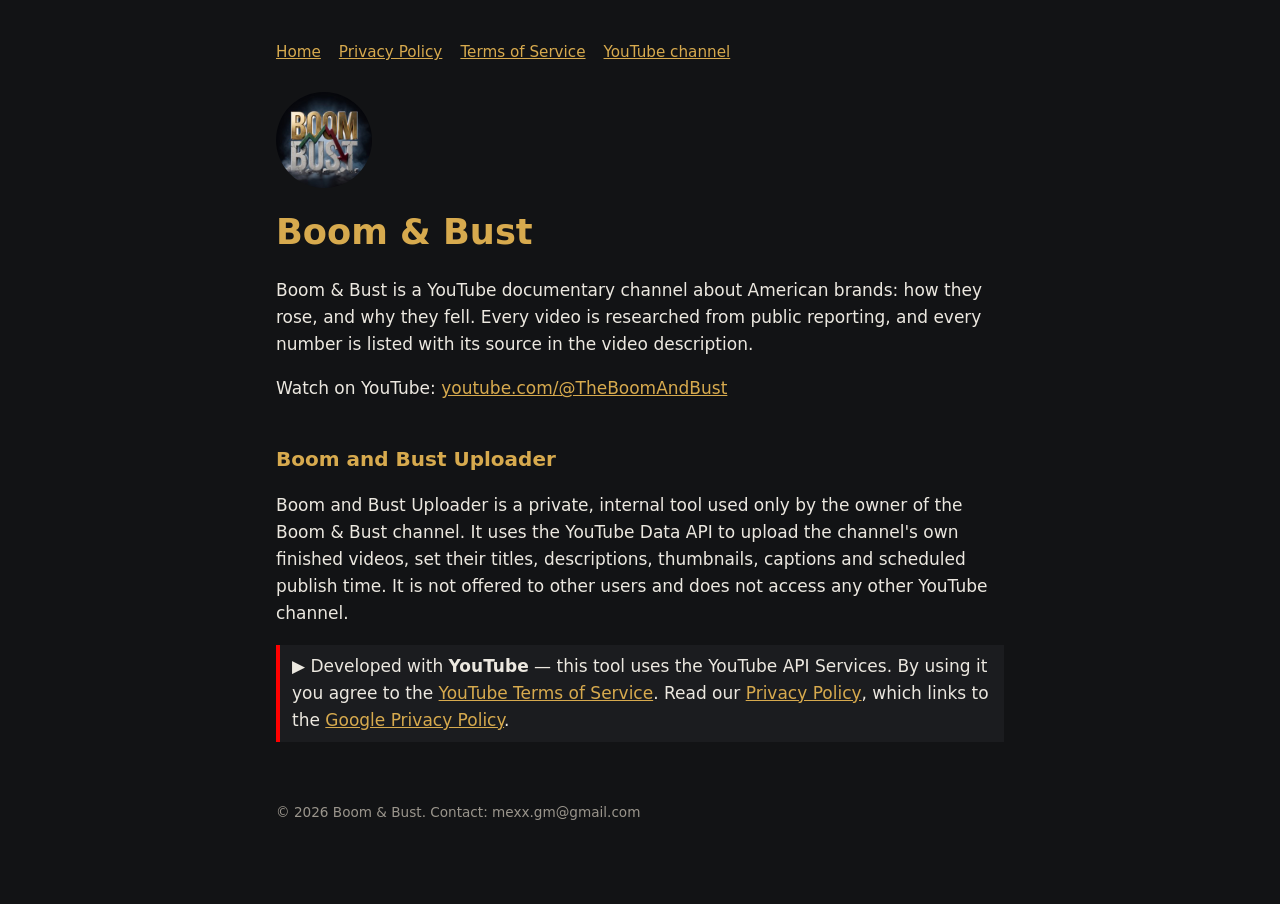
<file: index.html>
<!doctype html><html lang="en"><head><meta charset="utf-8"><meta name="google-site-verification" content="4UycpuHu-emUp6u156Vb0HlbD1kLi2hWWioLcMBPSTE" /><meta name="viewport" content="width=device-width,initial-scale=1"><title>Boom & Bust</title><link rel="stylesheet" href="style.css"></head><body><main><nav><a href="index.html">Home</a><a href="privacy.html">Privacy Policy</a><a href="terms.html">Terms of Service</a><a href="https://www.youtube.com/@TheBoomAndBust">YouTube channel</a></nav>
<img class="logo" src="logo.jpg" alt="Boom & Bust logo">
<h1>Boom &amp; Bust</h1>
<p>Boom &amp; Bust is a YouTube documentary channel about American brands: how they rose, and why they fell. Every video is researched from public reporting, and every number is listed with its source in the video description.</p>
<p>Watch on YouTube: <a href="https://www.youtube.com/@TheBoomAndBust">youtube.com/@TheBoomAndBust</a></p>
<h2>Boom and Bust Uploader</h2>
<p>Boom and Bust Uploader is a private, internal tool used only by the owner of the Boom &amp; Bust channel. It uses the YouTube Data API to upload the channel's own finished videos, set their titles, descriptions, thumbnails, captions and scheduled publish time. It is not offered to other users and does not access any other YouTube channel.</p>
<p class="yt">&#9654; Developed with <b>YouTube</b> &mdash; this tool uses the YouTube API Services. By using it you agree to the <a href="https://www.youtube.com/t/terms">YouTube Terms of Service</a>. Read our <a href="privacy.html">Privacy Policy</a>, which links to the <a href="https://policies.google.com/privacy">Google Privacy Policy</a>.</p>
<footer>&copy; 2026 Boom &amp; Bust. Contact: mexx.gm@gmail.com</footer></main></body></html>
</file>
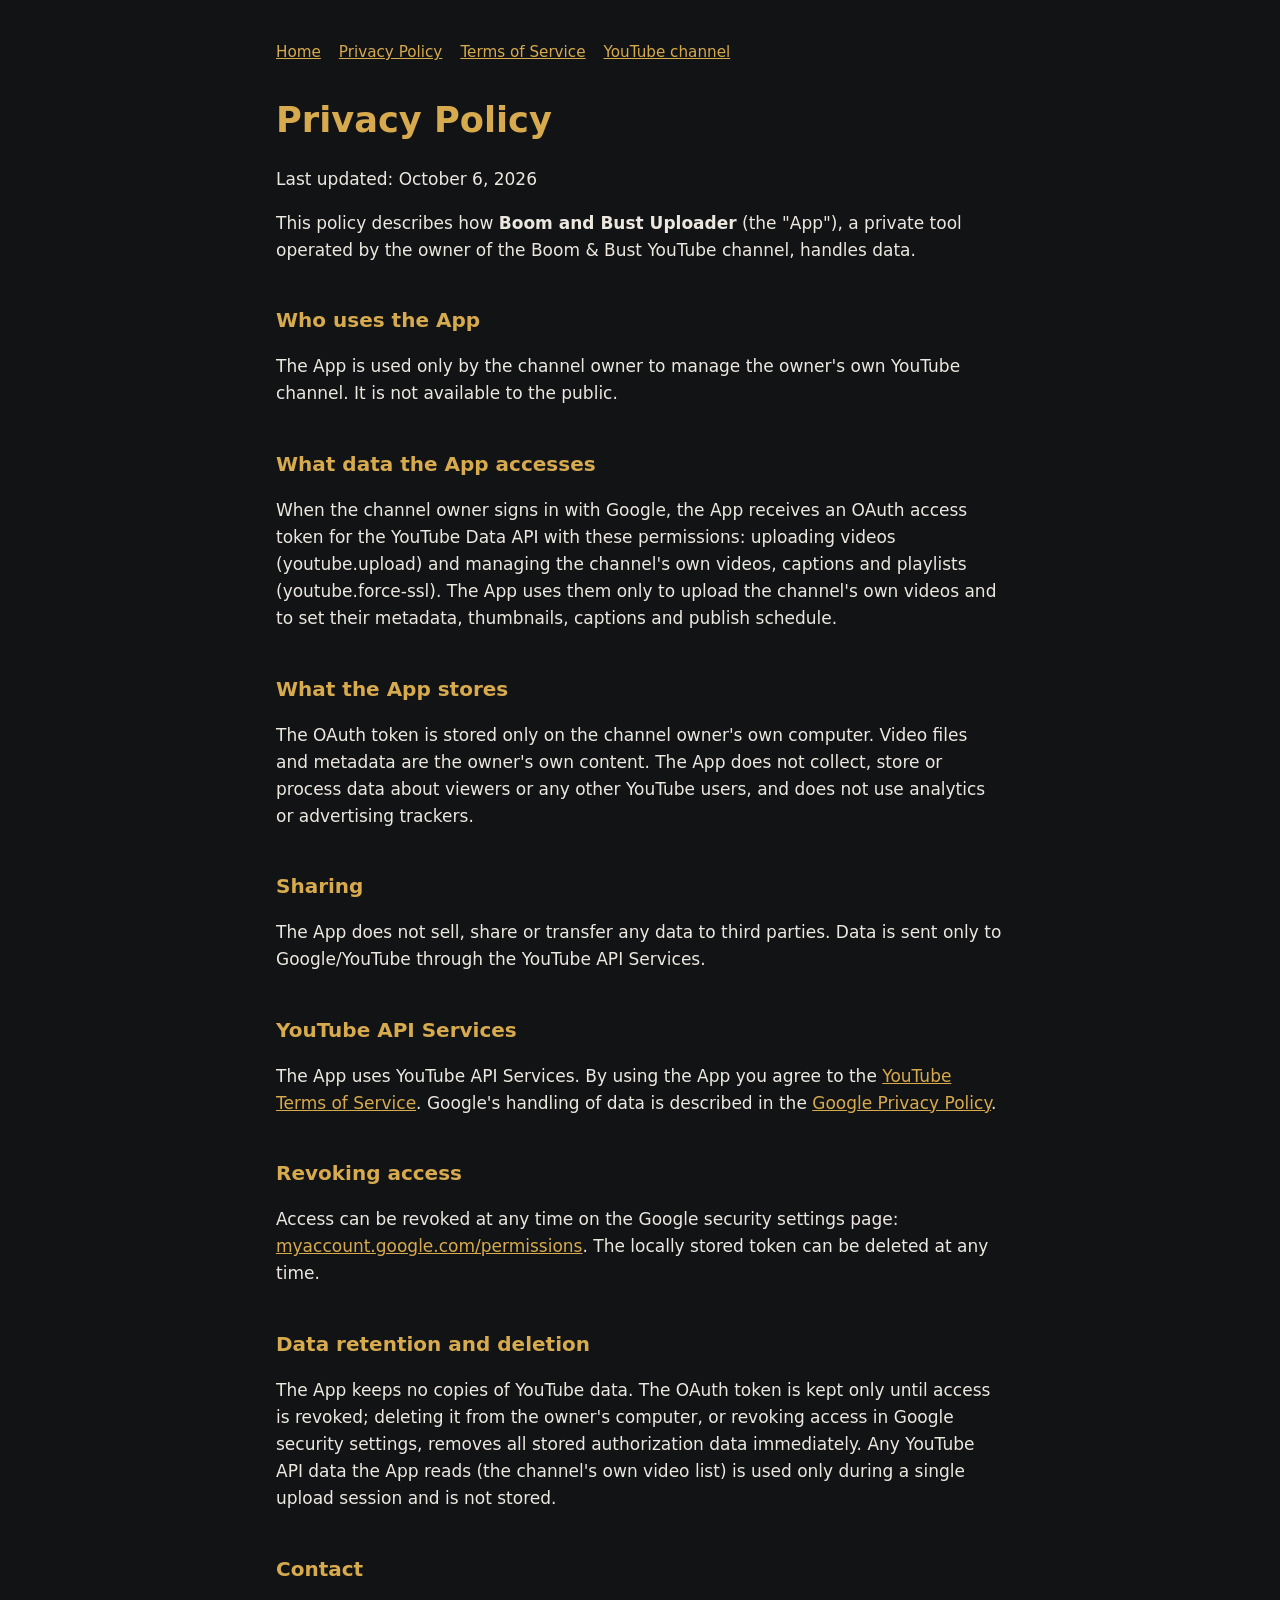
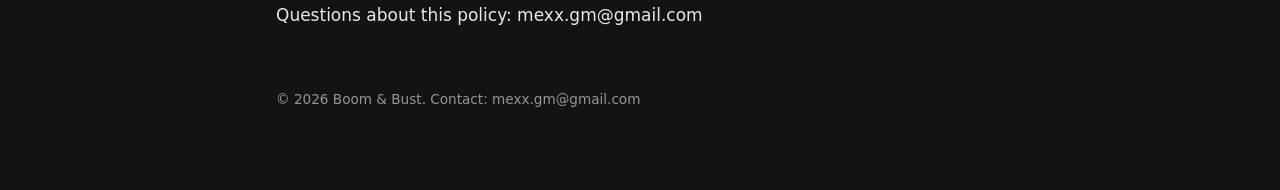
<file: privacy.html>
<!doctype html><html lang="en"><head><meta charset="utf-8"><meta name="google-site-verification" content="4UycpuHu-emUp6u156Vb0HlbD1kLi2hWWioLcMBPSTE" /><meta name="viewport" content="width=device-width,initial-scale=1"><title>Privacy Policy - Boom & Bust</title><link rel="stylesheet" href="style.css"></head><body><main><nav><a href="index.html">Home</a><a href="privacy.html">Privacy Policy</a><a href="terms.html">Terms of Service</a><a href="https://www.youtube.com/@TheBoomAndBust">YouTube channel</a></nav>
<h1>Privacy Policy</h1>
<p>Last updated: October 6, 2026</p>
<p>This policy describes how <b>Boom and Bust Uploader</b> (the "App"), a private tool operated by the owner of the Boom &amp; Bust YouTube channel, handles data.</p>
<h2>Who uses the App</h2>
<p>The App is used only by the channel owner to manage the owner's own YouTube channel. It is not available to the public.</p>
<h2>What data the App accesses</h2>
<p>When the channel owner signs in with Google, the App receives an OAuth access token for the YouTube Data API with these permissions: uploading videos (youtube.upload) and managing the channel's own videos, captions and playlists (youtube.force-ssl). The App uses them only to upload the channel's own videos and to set their metadata, thumbnails, captions and publish schedule.</p>
<h2>What the App stores</h2>
<p>The OAuth token is stored only on the channel owner's own computer. Video files and metadata are the owner's own content. The App does not collect, store or process data about viewers or any other YouTube users, and does not use analytics or advertising trackers.</p>
<h2>Sharing</h2>
<p>The App does not sell, share or transfer any data to third parties. Data is sent only to Google/YouTube through the YouTube API Services.</p>
<h2>YouTube API Services</h2>
<p>The App uses YouTube API Services. By using the App you agree to the <a href="https://www.youtube.com/t/terms">YouTube Terms of Service</a>. Google's handling of data is described in the <a href="https://policies.google.com/privacy">Google Privacy Policy</a>.</p>
<h2>Revoking access</h2>
<p>Access can be revoked at any time on the Google security settings page: <a href="https://myaccount.google.com/permissions">myaccount.google.com/permissions</a>. The locally stored token can be deleted at any time.</p>
<h2>Data retention and deletion</h2>
<p>The App keeps no copies of YouTube data. The OAuth token is kept only until access is revoked; deleting it from the owner's computer, or revoking access in Google security settings, removes all stored authorization data immediately. Any YouTube API data the App reads (the channel's own video list) is used only during a single upload session and is not stored.</p>
<h2>Contact</h2>
<p>Questions about this policy: mexx.gm@gmail.com</p>
<footer>&copy; 2026 Boom &amp; Bust. Contact: mexx.gm@gmail.com</footer></main></body></html>
</file>
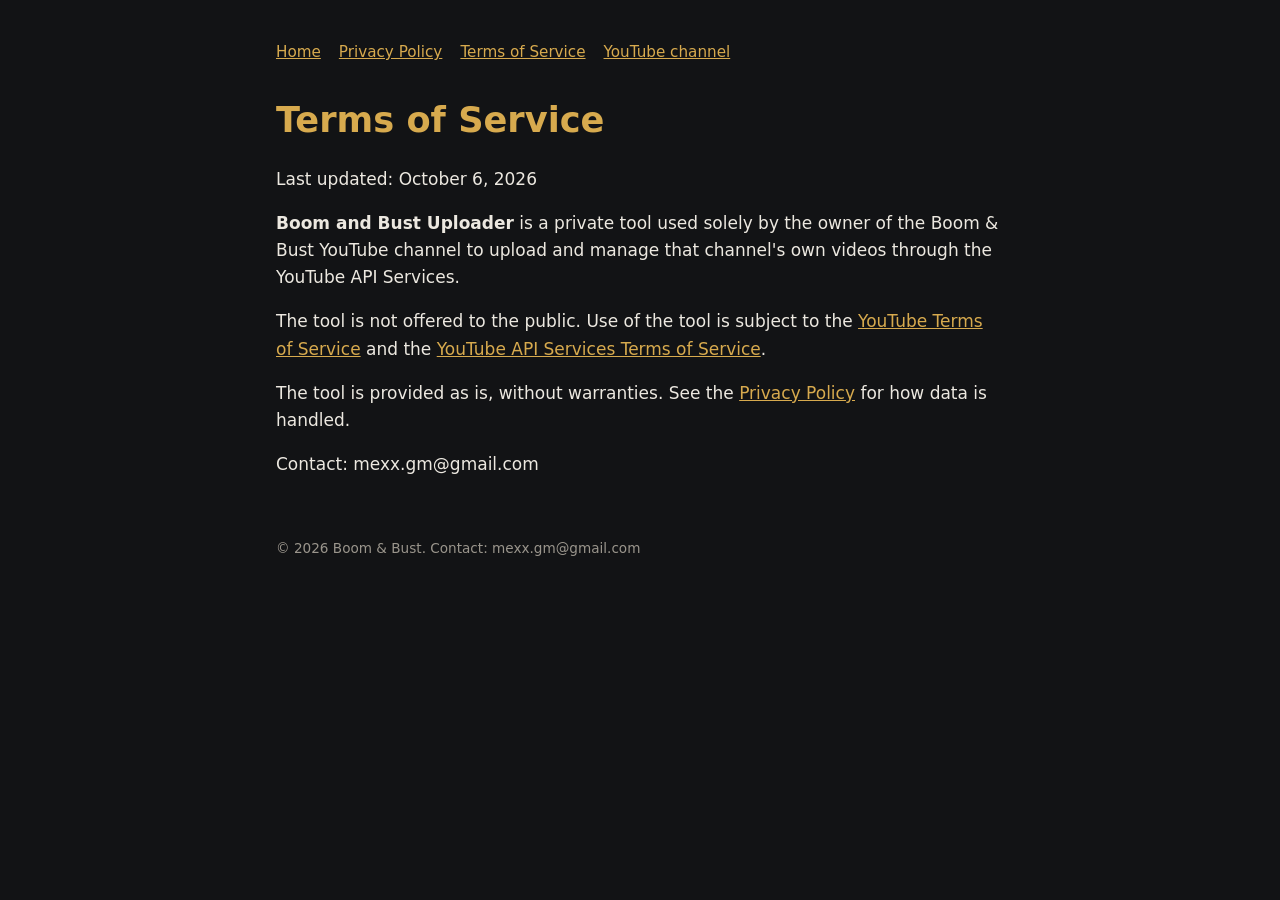
<file: terms.html>
<!doctype html><html lang="en"><head><meta charset="utf-8"><meta name="google-site-verification" content="4UycpuHu-emUp6u156Vb0HlbD1kLi2hWWioLcMBPSTE" /><meta name="viewport" content="width=device-width,initial-scale=1"><title>Terms of Service - Boom & Bust</title><link rel="stylesheet" href="style.css"></head><body><main><nav><a href="index.html">Home</a><a href="privacy.html">Privacy Policy</a><a href="terms.html">Terms of Service</a><a href="https://www.youtube.com/@TheBoomAndBust">YouTube channel</a></nav>
<h1>Terms of Service</h1>
<p>Last updated: October 6, 2026</p>
<p><b>Boom and Bust Uploader</b> is a private tool used solely by the owner of the Boom &amp; Bust YouTube channel to upload and manage that channel's own videos through the YouTube API Services.</p>
<p>The tool is not offered to the public. Use of the tool is subject to the <a href="https://www.youtube.com/t/terms">YouTube Terms of Service</a> and the <a href="https://developers.google.com/youtube/terms/api-services-terms-of-service">YouTube API Services Terms of Service</a>.</p>
<p>The tool is provided as is, without warranties. See the <a href="privacy.html">Privacy Policy</a> for how data is handled.</p>
<p>Contact: mexx.gm@gmail.com</p>
<footer>&copy; 2026 Boom &amp; Bust. Contact: mexx.gm@gmail.com</footer></main></body></html>
</file>
<file: style.css>
:root{--bg:#121315;--fg:#ECE8E0;--gold:#D7AA4E;--mut:#9a958c}
*{box-sizing:border-box}body{margin:0;background:var(--bg);color:var(--fg);font:17px/1.6 system-ui,Segoe UI,Arial,sans-serif}
main{max-width:760px;margin:0 auto;padding:40px 16px 80px}h1{color:var(--gold);font-size:2.2rem;margin:.2em 0}
h2{color:var(--gold);font-size:1.25rem;margin-top:2em}a{color:var(--gold)}nav{display:flex;gap:18px;flex-wrap:wrap;margin-bottom:28px;font-size:.95rem}
img.logo{width:96px;height:96px;border-radius:50%}footer{margin-top:60px;color:var(--mut);font-size:.85rem}
.yt{border-left:4px solid #FF0000;padding:8px 12px;background:#1b1c1f}
</file>
